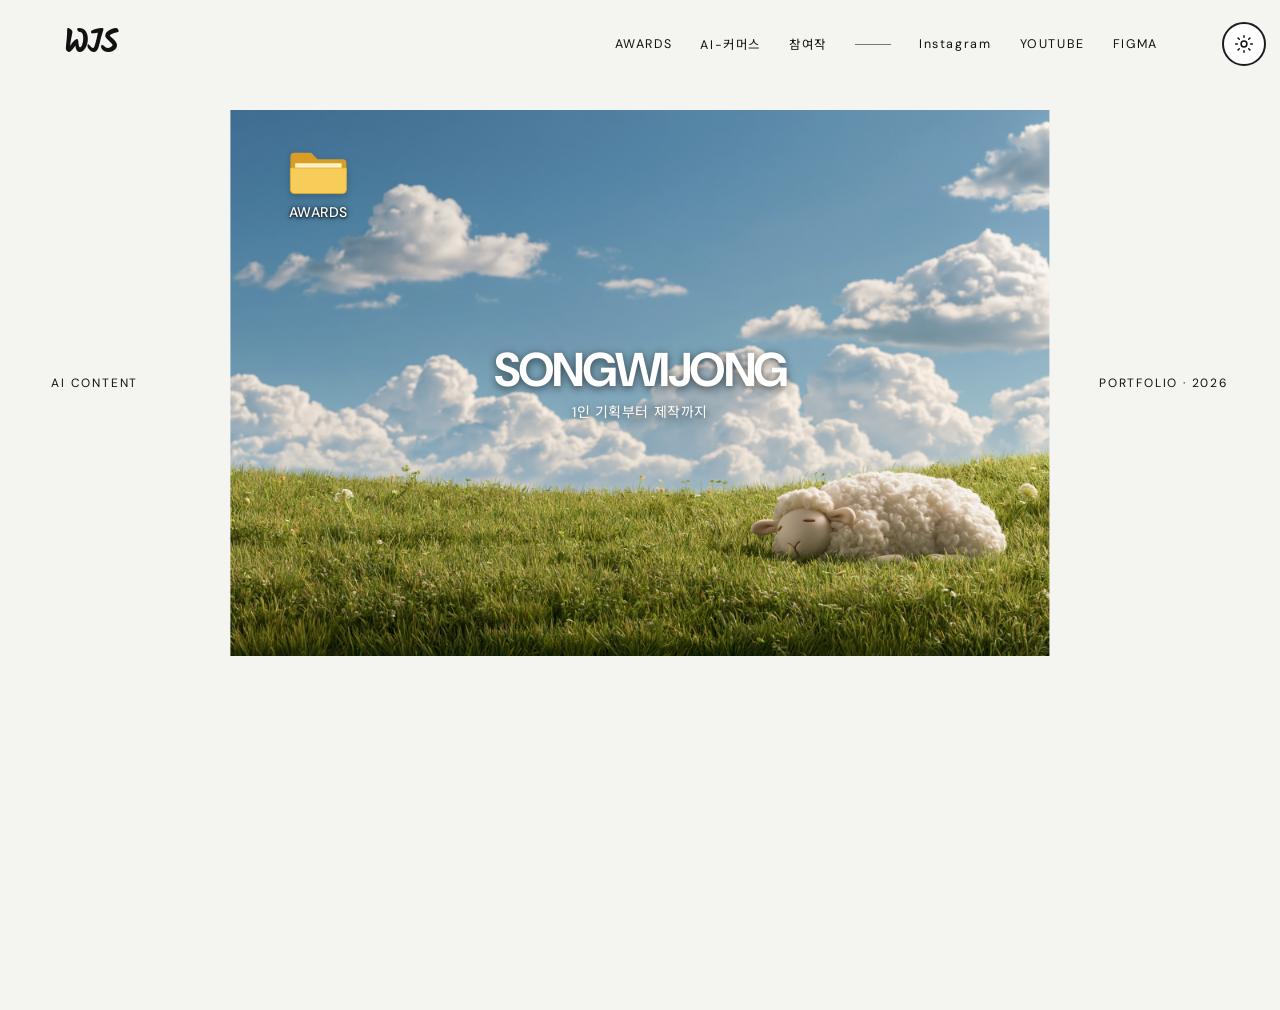
<file: index.html>
<!doctype html><html lang="ko"><head><meta charset="utf-8"><meta name="viewport" content="width=device-width,initial-scale=1"><meta name="description" content="AI 콘텐츠 기획자 송위종의 영상 포트폴리오"><title>SONG WIJONG — PORTFOLIO</title><link rel="stylesheet" href="styles.css"><link rel="stylesheet" href="reel.css"><link rel="icon" type="image/svg+xml" href="data:image/svg+xml,%3Csvg xmlns='http://www.w3.org/2000/svg' viewBox='0 0 64 64'%3E%3Crect width='64' height='64' fill='%23000'/%3E%3Cpath d='M17 19h8l7 23 7-23h8L36 49h-8z' fill='%23fff'/%3E%3C/svg%3E"></head><body class="home"><header class="top"><a class="brand" href="index.html" aria-label="WJS 홈">WJS</a><button class="menu-btn" aria-label="메뉴 열기">MENU</button><nav><a href="awards.html">AWARDS</a><a href="works.html">AI-커머스</a><a href="participated.html">참여작</a><i></i><a href="https://www.instagram.com/96.wj_song/" target="_blank" rel="noopener noreferrer" aria-label="Instagram (새 탭)">Instagram</a><a href="https://youtube.com/channel/UCOjtJ3QTxwpZEhkZmXVab7g?si=7heXzg0yucJP3MeO" target="_blank" rel="noopener noreferrer" aria-label="유튜브 채널 (새 탭)">YOUTUBE</a><a href="https://www.figma.com/proto/ed7WmPdUXU2nTLthD0Yu2n/%EC%86%A1%EC%9C%84%EC%A2%85-%ED%8F%AC%ED%8A%B8%ED%8F%B4%EB%A6%AC%EC%98%A4?node-id=6047-2&amp;t=2Xgq5gxf2o704ZY4-1&amp;scaling=contain&amp;content-scaling=fixed&amp;page-id=0%3A1" target="_blank" rel="noopener noreferrer" aria-label="Figma 포트폴리오 (새 탭)">FIGMA</a></nav></header><main class="showreel" aria-label="송위종 포트폴리오"><div class="reel-stage"><img class="desktop-wallpaper" src="sheep.png" width="1920" height="1280" alt="구름과 초원 아래 편안히 누워 있는 양" fetchpriority="high"><img class="desktop-wallpaper wallpaper-night" src="sheep-night.png" width="1536" height="1024" alt="" aria-hidden="true"><a class="desktop-folder" href="awards.html" aria-label="AWARDS 폴더 열기"><svg viewBox="0 0 80 64" aria-hidden="true"><path fill="#d99d25" d="M5 13a5 5 0 0 1 5-5h21l8 8h31a5 5 0 0 1 5 5v34H5Z"/><path fill="#fff3c4" d="M11 21h58v29H11z"/><path fill="#f8cc59" stroke="#dfac37" d="M5 27h70v27a5 5 0 0 1-5 5H10a5 5 0 0 1-5-5Z"/></svg><span>AWARDS</span></a></div><div class="reel-copy"><span class="side-label">AI CONTENT</span><div><h1>SONGWIJONG</h1><p class="intro-caption">1인 기획부터 제작까지</p></div><span class="side-label right">PORTFOLIO · 2026</span></div></main><footer class="home-foot"><!-- 연락용 이메일 주소를 받으면 이곳에 mailto 링크를 넣습니다. --></footer><div class="notice" role="status">SNS 주소를 연결할 예정입니다.</div><script src="app.js"></script><script src="firefly.js"></script></body></html>
</file>
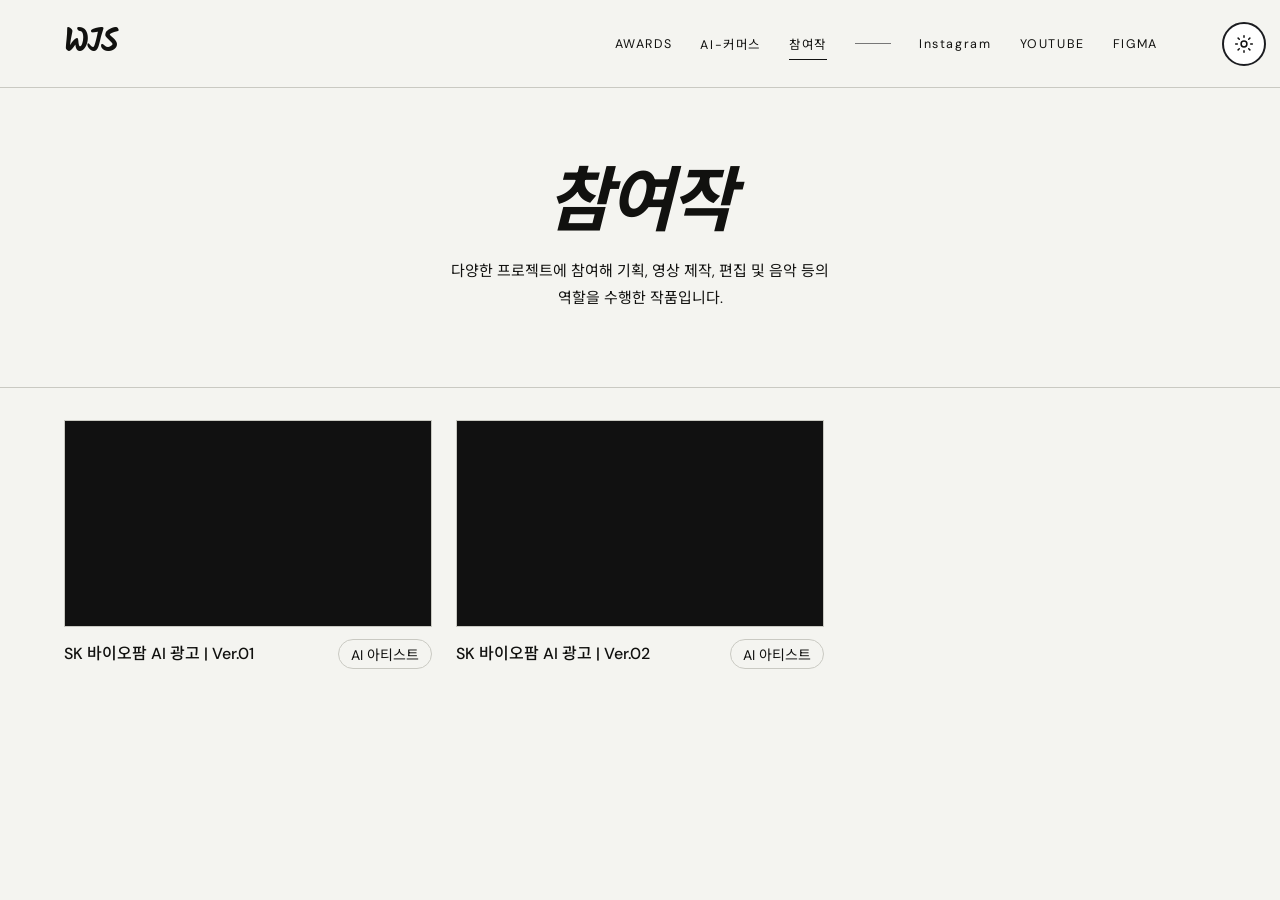
<file: participated.html>
<!doctype html>
<html lang="ko">
<head>
  <meta charset="utf-8">
  <meta name="viewport" content="width=device-width,initial-scale=1">
  <meta name="description" content="송위종이 참여하고 기여한 영상 작품">
  <title>참여작 — SONG WIJONG</title>
  <link rel="stylesheet" href="styles.css">
  <link rel="stylesheet" href="awards.css">
</head>
<body>
  <header class="top solid">
    <a class="brand" href="index.html" aria-label="WJS 홈">WJS</a>
    <button class="menu-btn" aria-label="메뉴 열기">MENU</button>
    <nav>
      <a href="awards.html">AWARDS</a>
      <a href="works.html">AI-커머스</a>
      <a class="on" aria-current="page" href="participated.html">참여작</a>
      <i></i>
      <a href="https://www.instagram.com/96.wj_song/" target="_blank" rel="noopener noreferrer" aria-label="Instagram (새 탭)">Instagram</a>
      <a href="https://youtube.com/channel/UCOjtJ3QTxwpZEhkZmXVab7g?si=7heXzg0yucJP3MeO" target="_blank" rel="noopener noreferrer" aria-label="유튜브 채널 (새 탭)">YOUTUBE</a>
      <a href="https://www.figma.com/proto/ed7WmPdUXU2nTLthD0Yu2n/%EC%86%A1%EC%9C%84%EC%A2%85-%ED%8F%AC%ED%8A%B8%ED%8F%B4%EB%A6%AC%EC%98%A4?node-id=6047-2&amp;t=2Xgq5gxf2o704ZY4-1&amp;scaling=contain&amp;content-scaling=fixed&amp;page-id=0%3A1" target="_blank" rel="noopener noreferrer" aria-label="Figma 포트폴리오 (새 탭)">FIGMA</a>
    </nav>
  </header>
  <main class="archive awards">
    <section class="archive-head awards-intro" aria-labelledby="participated-title">
      <h1 id="participated-title">참여작</h1>
      <p>다양한 프로젝트에 참여해 기획, 영상 제작, 편집 및 음악 등의<br class="intro-break"> 역할을 수행한 작품입니다.</p>
    </section>
    <div class="award-films">
      <article class="award-film">
        <iframe src="https://www.youtube-nocookie.com/embed/qBbE_4fdYJ4" title="SK 바이오팜 AI 광고 Ver.01" loading="lazy" allow="accelerometer; autoplay; clipboard-write; encrypted-media; gyroscope; picture-in-picture; web-share" referrerpolicy="strict-origin-when-cross-origin" allowfullscreen></iframe>
        <div class="film-caption"><h2>SK 바이오팜 AI 광고 | Ver.01</h2><span class="film-award">AI 아티스트</span></div>
      </article>
      <article class="award-film">
        <iframe src="https://www.youtube-nocookie.com/embed/ELyxQOvLRV0" title="SK 바이오팜 AI 광고 Ver.02" loading="lazy" allow="accelerometer; autoplay; clipboard-write; encrypted-media; gyroscope; picture-in-picture; web-share" referrerpolicy="strict-origin-when-cross-origin" allowfullscreen></iframe>
        <div class="film-caption"><h2>SK 바이오팜 AI 광고 | Ver.02</h2><span class="film-award">AI 아티스트</span></div>
      </article>
    </div>
  </main>
  <div class="notice" role="status">SNS 주소를 연결할 예정입니다.</div>
  <script src="app.js"></script>
</body>
</html>
</file>
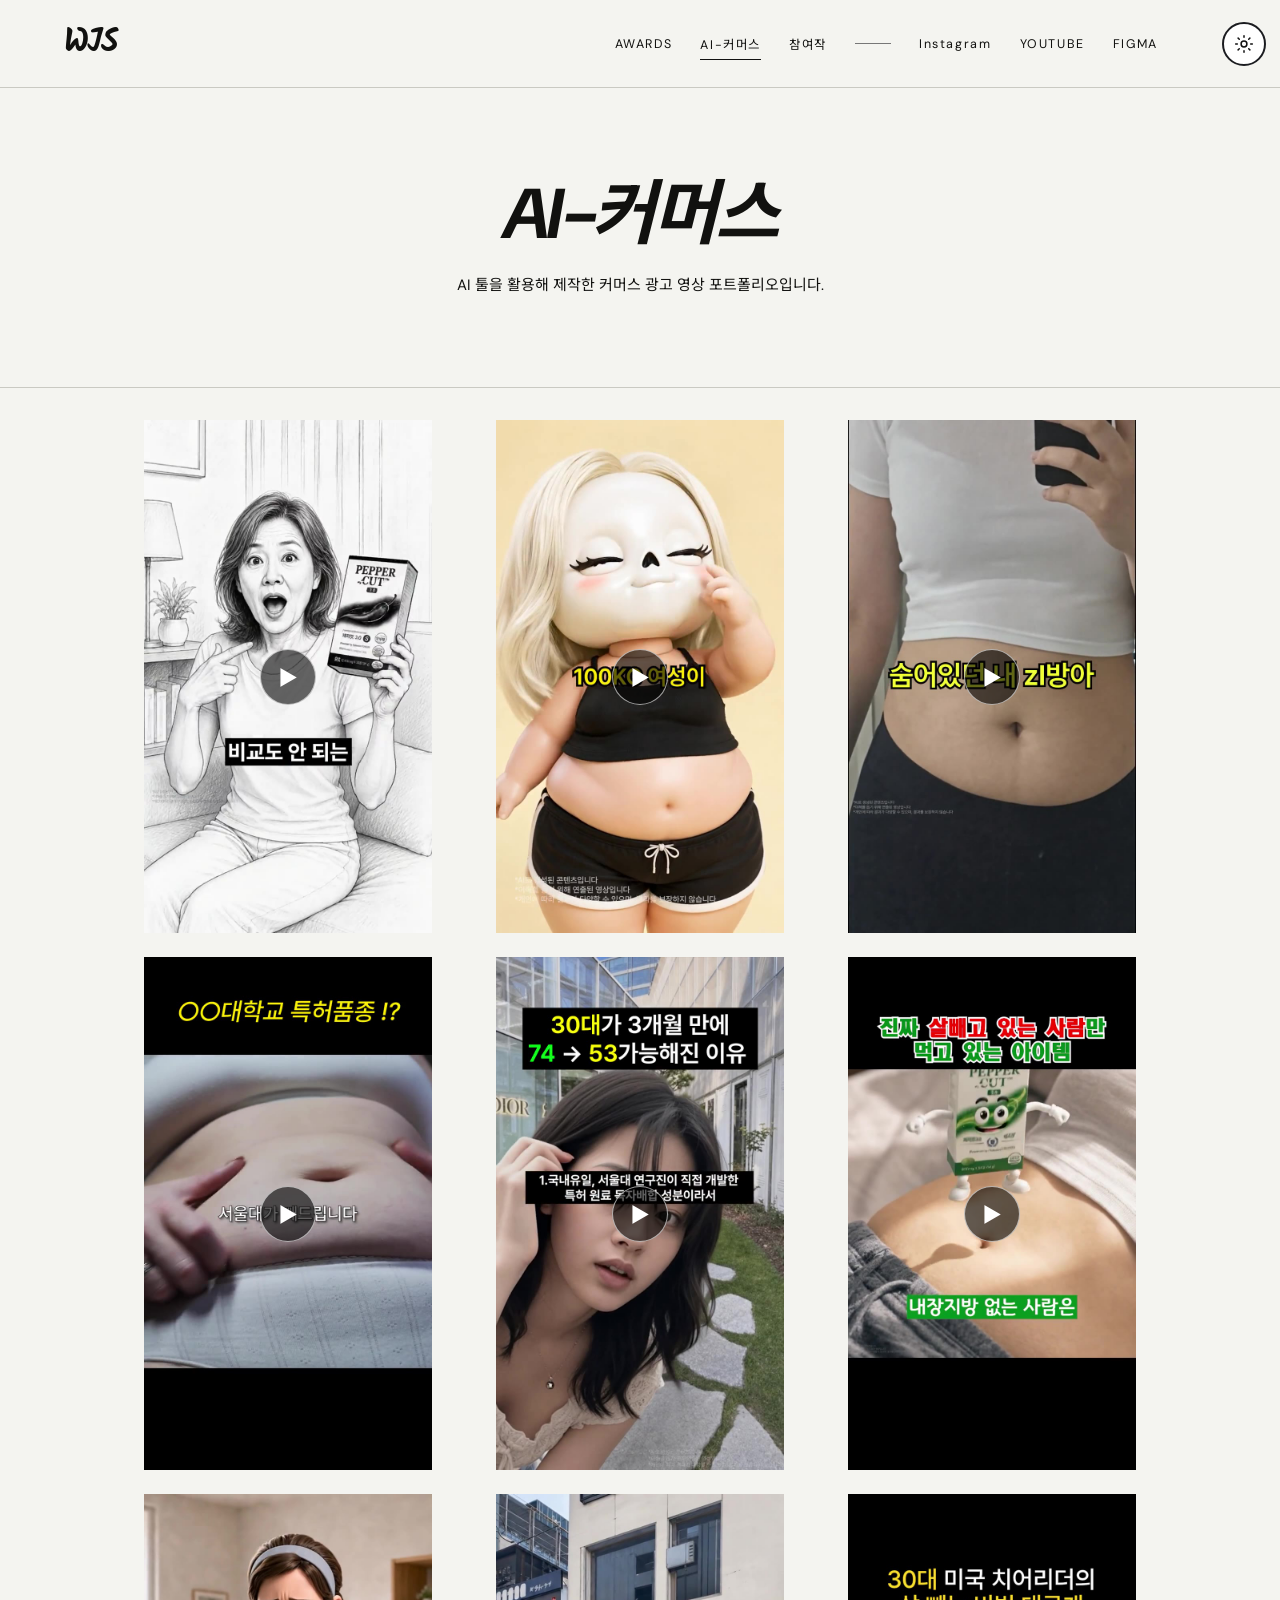
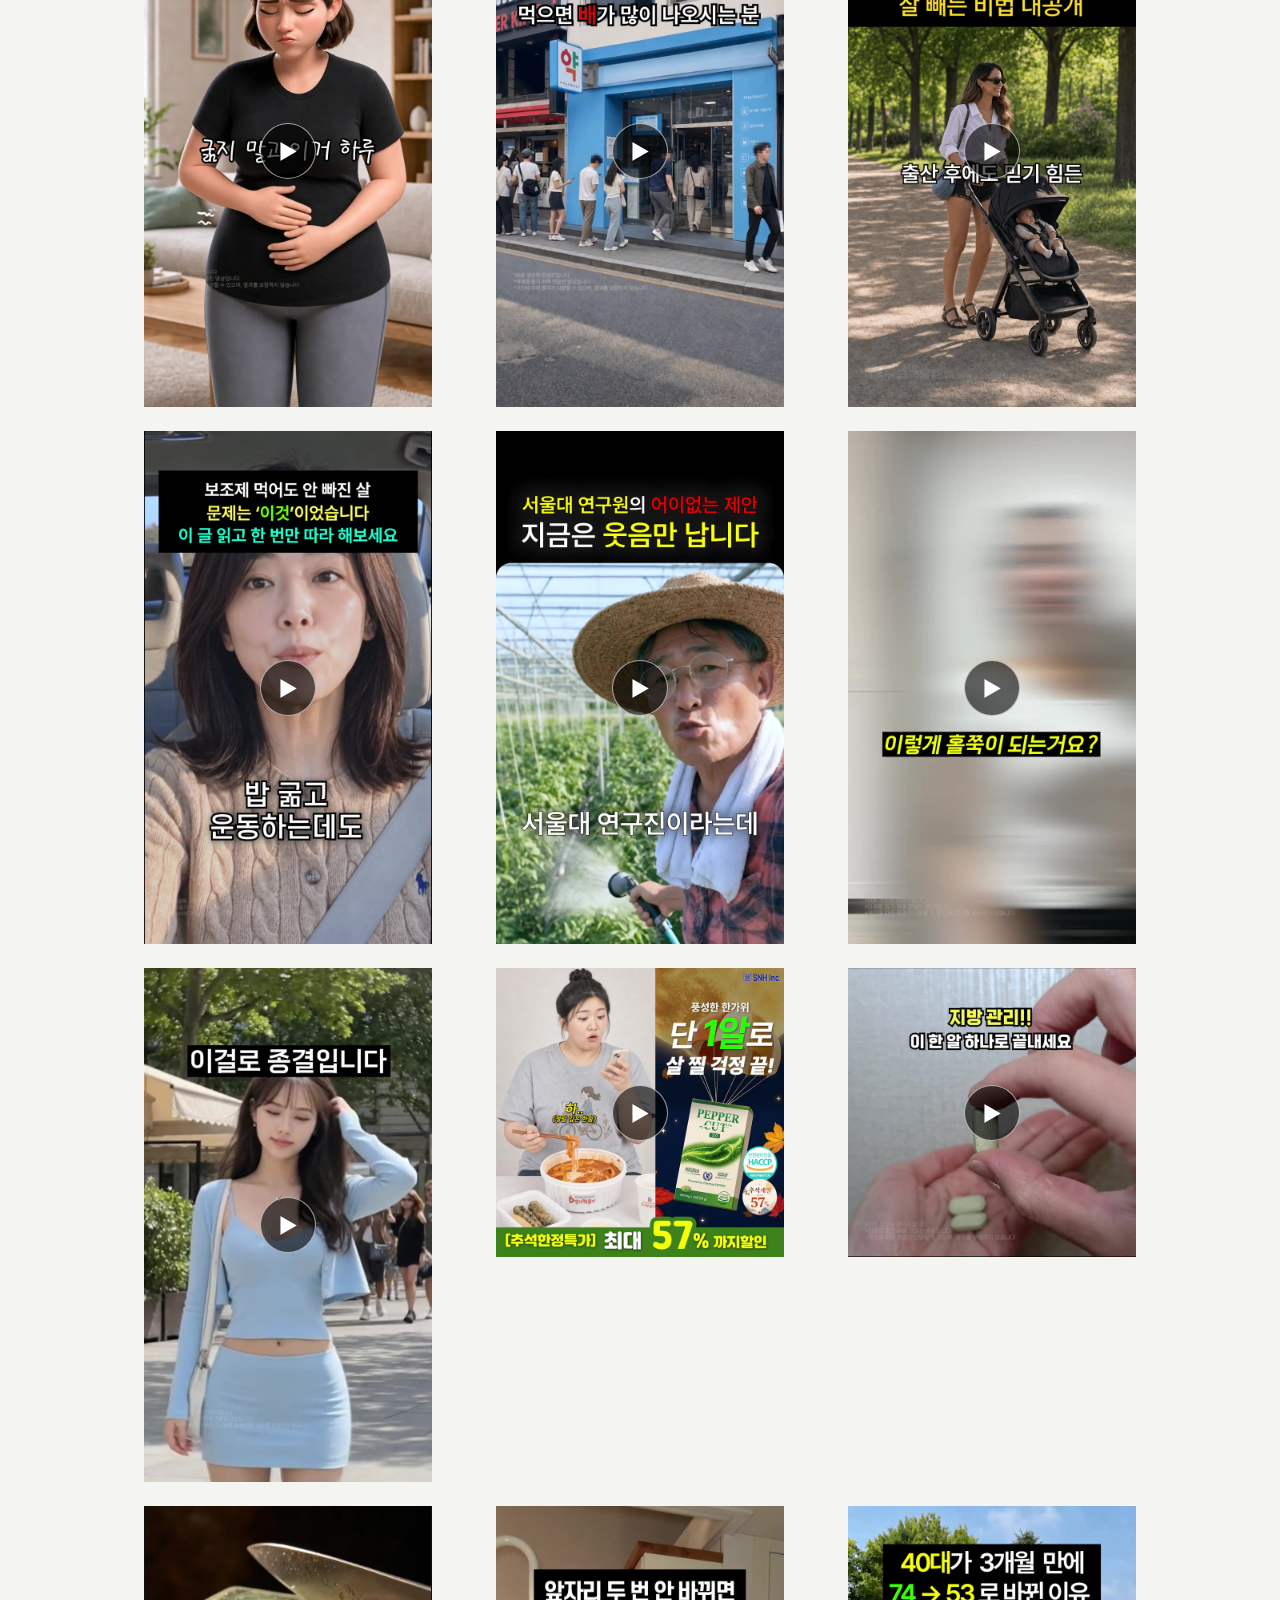
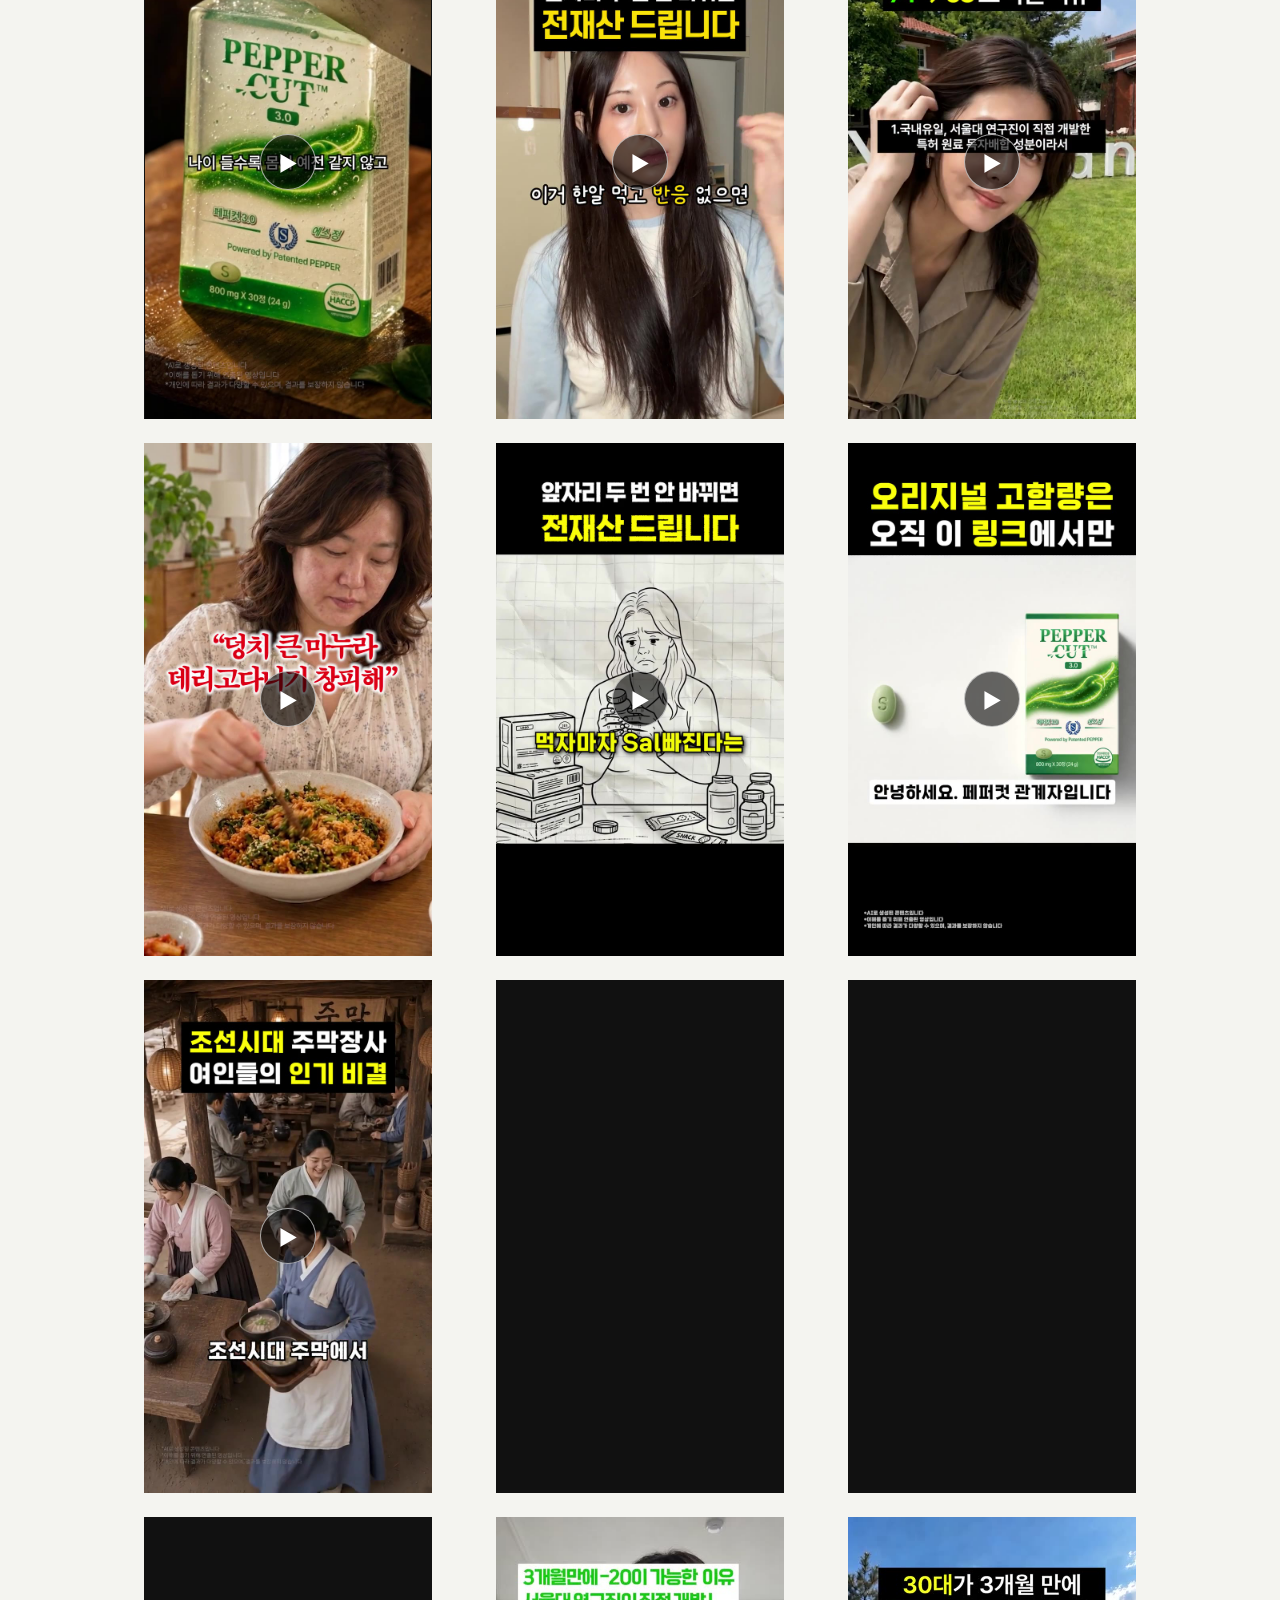
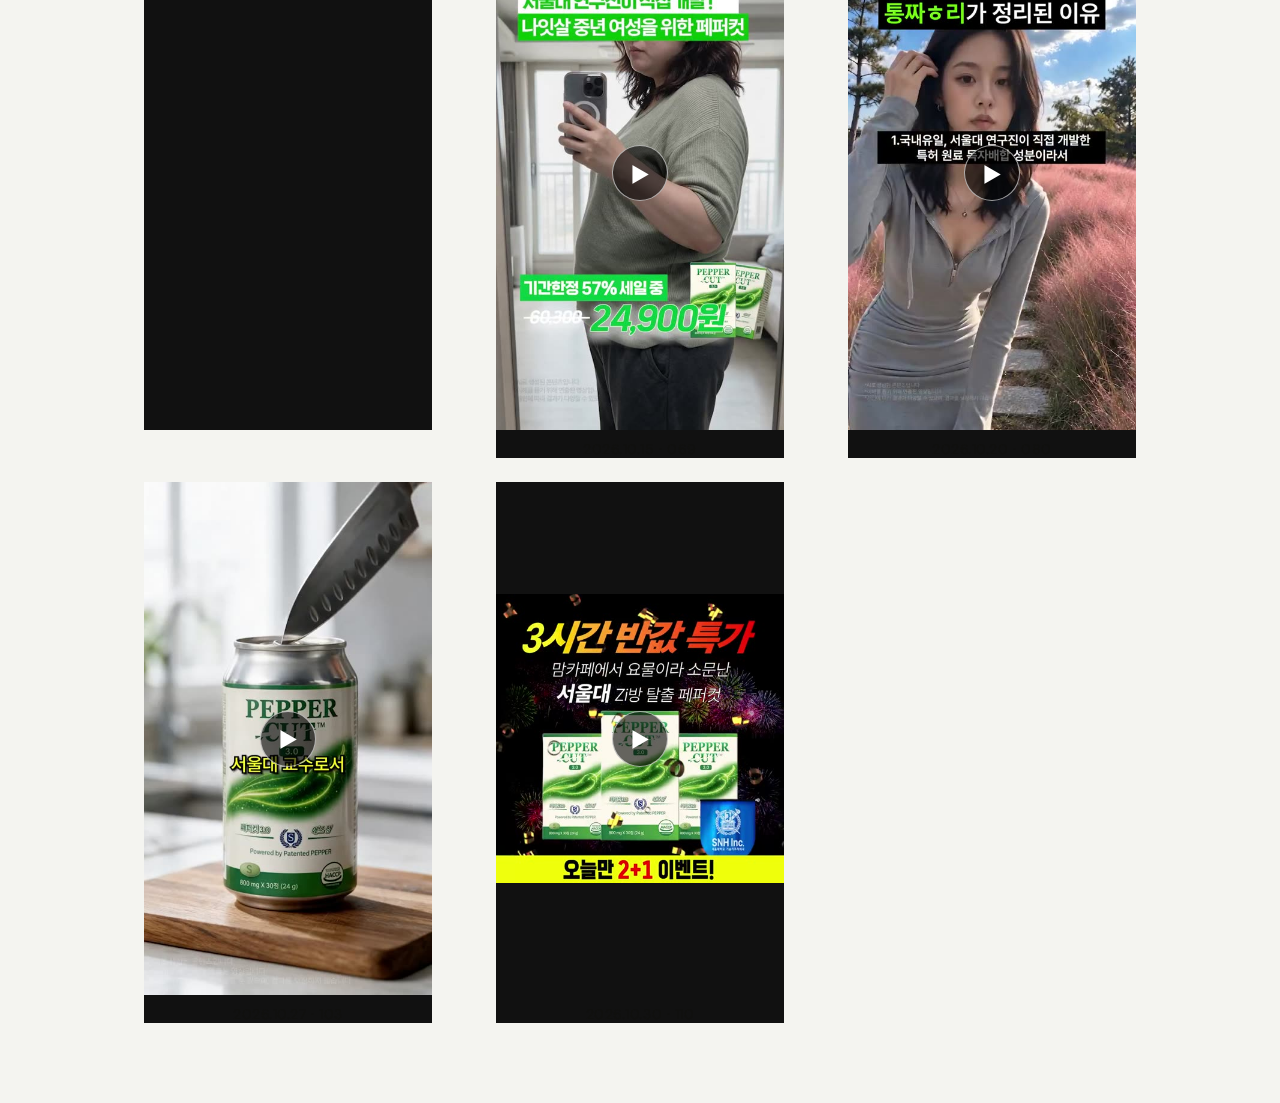
<file: works.html>
<!doctype html><html lang="ko"><head><meta charset="utf-8"><meta name="viewport" content="width=device-width,initial-scale=1"><meta name="description" content="송위종의 AI 광고와 영상 작업"><title>AI-커머스 — SONG WIJONG</title><link rel="stylesheet" href="styles.css"><link rel="stylesheet" href="commerce.css"></head><body><header class="top solid"><a class="brand" href="index.html" aria-label="WJS 홈">WJS</a><button class="menu-btn" aria-label="메뉴 열기">MENU</button><nav><a href="awards.html">AWARDS</a><a class="on" aria-current="page" href="works.html">AI-커머스</a><a href="participated.html">참여작</a><i></i><a href="https://www.instagram.com/96.wj_song/" target="_blank" rel="noopener noreferrer" aria-label="Instagram (새 탭)">Instagram</a><a href="https://youtube.com/channel/UCOjtJ3QTxwpZEhkZmXVab7g?si=7heXzg0yucJP3MeO" target="_blank" rel="noopener noreferrer" aria-label="유튜브 채널 (새 탭)">YOUTUBE</a><a href="https://www.figma.com/proto/ed7WmPdUXU2nTLthD0Yu2n/%EC%86%A1%EC%9C%84%EC%A2%85-%ED%8F%AC%ED%8A%B8%ED%8F%B4%EB%A6%AC%EC%98%A4?node-id=6047-2&amp;t=2Xgq5gxf2o704ZY4-1&amp;scaling=contain&amp;content-scaling=fixed&amp;page-id=0%3A1" target="_blank" rel="noopener noreferrer" aria-label="Figma 포트폴리오 (새 탭)">FIGMA</a></nav></header><main class="archive commerce"><section class="archive-head commerce-intro" aria-labelledby="commerce-title"><h1 id="commerce-title" class="commerce-title">AI-커머스</h1><p>AI 툴을 활용해 제작한 커머스 광고 영상 포트폴리오입니다.</p></section><div class="commerce-grid"><div class="commerce-item"><button class="commerce-play" data-video="commerce/01.mp4" aria-label="커머스 영상 1 재생"><img src="commerce/01.jpg" alt="" width="720" height="1280"><span aria-hidden="true">▶</span></button></div><div class="commerce-item"><button class="commerce-play" data-video="commerce/02.mp4" aria-label="커머스 영상 2 재생"><img src="commerce/02.jpg" alt="" width="720" height="1280"><span aria-hidden="true">▶</span></button></div><div class="commerce-item"><button class="commerce-play" data-video="commerce/03.mp4" aria-label="커머스 영상 3 재생"><img src="commerce/03.jpg" alt="" width="720" height="1280" loading="lazy" decoding="async"><span aria-hidden="true">▶</span></button></div><div class="commerce-item"><button class="commerce-play" data-video="commerce/04.mp4" aria-label="커머스 영상 4 재생"><img src="commerce/04.jpg" alt="" width="720" height="1280" loading="lazy" decoding="async"><span aria-hidden="true">▶</span></button></div><div class="commerce-item"><button class="commerce-play" data-video="commerce/05.mp4" aria-label="커머스 영상 5 재생"><img src="commerce/05.jpg" alt="" width="720" height="1280" loading="lazy" decoding="async"><span aria-hidden="true">▶</span></button></div><div class="commerce-item"><button class="commerce-play" data-video="commerce/06.mp4" aria-label="커머스 영상 6 재생"><img src="commerce/06.jpg" alt="" width="720" height="1280" loading="lazy" decoding="async"><span aria-hidden="true">▶</span></button></div><div class="commerce-item"><button class="commerce-play" data-video="commerce/07.mp4" aria-label="커머스 영상 7 재생"><img src="commerce/07.jpg" alt="" width="720" height="1280" loading="lazy" decoding="async"><span aria-hidden="true">▶</span></button></div><div class="commerce-item"><button class="commerce-play" data-video="commerce/08.mp4" aria-label="커머스 영상 8 재생"><img src="commerce/08.jpg" alt="" width="720" height="1280" loading="lazy" decoding="async"><span aria-hidden="true">▶</span></button></div><div class="commerce-item"><button class="commerce-play" data-video="commerce/09.mp4" aria-label="커머스 영상 9 재생"><img src="commerce/09.jpg" alt="" width="720" height="1280" loading="lazy" decoding="async"><span aria-hidden="true">▶</span></button></div><div class="commerce-item"><button class="commerce-play" data-video="commerce/10.mp4" aria-label="커머스 영상 10 재생"><img src="commerce/10.jpg" alt="" width="720" height="1280" loading="lazy" decoding="async"><span aria-hidden="true">▶</span></button></div><div class="commerce-item"><button class="commerce-play" data-video="commerce/11.mp4" aria-label="커머스 영상 11 재생"><img src="commerce/11.jpg" alt="" width="720" height="1280" loading="lazy" decoding="async"><span aria-hidden="true">▶</span></button></div><div class="commerce-item"><button class="commerce-play" data-video="commerce/12.mp4" aria-label="커머스 영상 12 재생"><img src="commerce/12.jpg" alt="" width="720" height="1280" loading="lazy" decoding="async"><span aria-hidden="true">▶</span></button></div><div class="commerce-item"><button class="commerce-play" data-video="commerce/13.mp4" aria-label="커머스 영상 13 재생"><img src="commerce/13.jpg" alt="" width="720" height="1280" loading="lazy" decoding="async"><span aria-hidden="true">▶</span></button></div><div class="commerce-item" style="aspect-ratio:1/1"><button class="commerce-play" data-video="commerce/14.mp4" aria-label="커머스 영상 14 재생"><img src="commerce/14.jpg" alt="" width="720" height="720" loading="lazy" decoding="async"><span aria-hidden="true">▶</span></button></div><div class="commerce-item" style="aspect-ratio:1/1"><button class="commerce-play" data-video="commerce/15.mp4" aria-label="커머스 영상 15 재생"><img src="commerce/15.jpg" alt="" width="720" height="720" loading="lazy" decoding="async"><span aria-hidden="true">▶</span></button></div><div class="commerce-item"><button class="commerce-play" data-video="commerce/16.mp4" aria-label="커머스 영상 16 재생"><img src="commerce/16.jpg" alt="" width="720" height="1280" loading="lazy" decoding="async"><span aria-hidden="true">▶</span></button></div><div class="commerce-item"><button class="commerce-play" data-video="commerce/17.mp4" aria-label="커머스 영상 17 재생"><img src="commerce/17.jpg" alt="" width="720" height="1280" loading="lazy" decoding="async"><span aria-hidden="true">▶</span></button></div><div class="commerce-item"><button class="commerce-play" data-video="commerce/18.mp4" aria-label="커머스 영상 18 재생"><img src="commerce/18.jpg" alt="" width="720" height="1280" loading="lazy" decoding="async"><span aria-hidden="true">▶</span></button></div><div class="commerce-item"><button class="commerce-play" data-video="commerce/19.mp4" aria-label="커머스 영상 19 재생"><img src="commerce/19.jpg" alt="" width="720" height="1280" loading="lazy" decoding="async"><span aria-hidden="true">▶</span></button></div><div class="commerce-item"><button class="commerce-play" data-video="commerce/20.mp4" aria-label="커머스 영상 20 재생"><img src="commerce/20.jpg" alt="" width="720" height="1280" loading="lazy" decoding="async"><span aria-hidden="true">▶</span></button></div><div class="commerce-item"><button class="commerce-play" data-video="commerce/21.mp4" aria-label="커머스 영상 21 재생"><img src="commerce/21.jpg" alt="" width="720" height="1280" loading="lazy" decoding="async"><span aria-hidden="true">▶</span></button></div><div class="commerce-item"><button class="commerce-play" data-video="commerce/22.mp4" aria-label="커머스 영상 22 재생"><img src="commerce/22.jpg" alt="" width="720" height="1280" loading="lazy" decoding="async"><span aria-hidden="true">▶</span></button></div><div class="commerce-item"><iframe src="https://www.youtube-nocookie.com/embed/I2y5LEYtWsg" title="커머스 영상 23" loading="lazy" allow="accelerometer; autoplay; clipboard-write; encrypted-media; gyroscope; picture-in-picture; web-share" referrerpolicy="strict-origin-when-cross-origin" allowfullscreen></iframe></div><div class="commerce-item"><iframe src="https://www.youtube-nocookie.com/embed/kIXoFYut-dY" title="커머스 영상 24" loading="lazy" allow="accelerometer; autoplay; clipboard-write; encrypted-media; gyroscope; picture-in-picture; web-share" referrerpolicy="strict-origin-when-cross-origin" allowfullscreen></iframe></div><div class="commerce-item"><iframe src="https://www.youtube-nocookie.com/embed/5NlEL9WtOBU" title="커머스 영상 25" loading="lazy" allow="accelerometer; autoplay; clipboard-write; encrypted-media; gyroscope; picture-in-picture; web-share" referrerpolicy="strict-origin-when-cross-origin" allowfullscreen></iframe></div><div class="commerce-item"><button class="commerce-play" data-video="commerce/20261015-069.mp4" aria-label="2026.10.15 · 069 영상 재생"><img src="commerce/20261015-069.jpg" alt="" width="720" height="1280" loading="lazy" decoding="async"><span aria-hidden="true">▶</span></button><p class="commerce-date">2026.10.15 · 069</p></div><div class="commerce-item"><button class="commerce-play" data-video="commerce/20261020-080.mp4" aria-label="2026.10.20 · 080 영상 재생"><img src="commerce/20261020-080.jpg" alt="" width="720" height="1280" loading="lazy" decoding="async"><span aria-hidden="true">▶</span></button><p class="commerce-date">2026.10.20 · 080</p></div><div class="commerce-item"><button class="commerce-play" data-video="commerce/20261027-103.mp4" aria-label="2026.10.27 · 103 영상 재생"><img src="commerce/20261027-103.jpg" alt="" width="720" height="1280" loading="lazy" decoding="async"><span aria-hidden="true">▶</span></button><p class="commerce-date">2026.10.27 · 103</p></div><div class="commerce-item"><button class="commerce-play" data-video="commerce/20261030-110.mp4" aria-label="2026.10.30 · 110 영상 재생"><img src="commerce/20261030-110.jpg" alt="" width="720" height="1280" loading="lazy" decoding="async"><span aria-hidden="true">▶</span></button><p class="commerce-date">2026.10.30 · 110</p></div></div></main><div class="notice" role="status">SNS 주소를 연결할 예정입니다.</div><script src="app.js"></script><script src="commerce.js"></script></body></html>
</file>
<file: styles.css>
@import url('https://fonts.googleapis.com/css2?family=DM+Sans:wght@400;500;600;700&family=Noto+Sans+KR:wght@400;500;600;700&family=Kalam:wght@700&display=swap');
.archive-head h1.commerce-title{font-size:clamp(2rem,4.5vw,5rem);line-height:1.2;letter-spacing:-.04em}.top nav a{white-space:nowrap}
:root{--black:#050505;--white:#f5f5f0;--grey:#9a9a94;--line:#2b2b2b}*{box-sizing:border-box}html{background:var(--black);scroll-behavior:smooth}body{margin:0;background:var(--black);color:var(--white);font-family:'DM Sans','Noto Sans KR',sans-serif;min-height:100vh}a{color:inherit;text-decoration:none}button{font:inherit;color:inherit}.top{position:fixed;top:0;left:0;right:0;height:88px;z-index:20;display:flex;align-items:center;padding:0 5vw;justify-content:space-between;background:linear-gradient(#000b,transparent)}.top.solid{background:#050505;border-bottom:1px solid var(--line)}.brand{font-size:1.25rem;font-weight:700;letter-spacing:-.06em}.brand span{font-weight:400}.top nav{display:flex;align-items:center;gap:28px;font-size:.78rem;letter-spacing:.13em}.top nav a{position:relative}.top nav a:after{content:'';position:absolute;left:0;right:100%;bottom:-7px;height:1px;background:#fff;transition:.25s}.top nav a:hover:after,.top nav a.on:after{right:0}.top nav i{width:36px;height:1px;background:#777}.top nav [data-pending]{color:#b8b8b4}.menu-btn{display:none;background:transparent;border:0;font-size:.75rem;letter-spacing:.15em}.showreel{position:relative;height:100vh;min-height:650px;overflow:hidden;background:#090909}.reel-layer{position:absolute;inset:-4%;opacity:0;transform:scale(1.03);transition:opacity 1.2s,transform 7s;filter:saturate(.75);background-size:cover;background-position:center}.reel-layer.active{opacity:1;transform:scale(1)}.reel-layer[data-reel="01"]{background:radial-gradient(circle at 70% 35%,#f8bf68 0 6%,transparent 18%),linear-gradient(120deg,#161d29,#4f3035 55%,#c16445)}.reel-layer[data-reel="02"]{background:radial-gradient(circle at 30% 65%,#dff8ff 0 5%,transparent 23%),linear-gradient(145deg,#1e4b55,#7899a0 48%,#17242b)}.reel-layer[data-reel="03"]{background:linear-gradient(120deg,#130c20,#682640 48%,#dd8059)}.shade{position:absolute;inset:0;background:linear-gradient(90deg,#0009,transparent 42%,#0007),linear-gradient(0deg,#0009,transparent 45%,#0005)}.reel-copy{position:absolute;inset:0;display:grid;grid-template-columns:1fr auto 1fr;align-items:center;text-align:center;padding:0 5vw}.reel-copy h1{font-size:clamp(5rem,10vw,11rem);line-height:.77;letter-spacing:-.075em;margin:18px 0}.reel-copy p,.side-label{font-size:.68rem;letter-spacing:.38em}.side-label{justify-self:start}.side-label.right{justify-self:end}.sound{background:transparent;border:1px solid #ffffff70;padding:9px 14px;border-radius:99px;font-size:.65rem;letter-spacing:.15em;cursor:pointer}.progress{position:absolute;left:5vw;right:5vw;bottom:60px;height:1px;background:#ffffff40}.progress span{display:block;width:0;height:1px;background:#fff;animation:progress 7s linear infinite}@keyframes progress{to{width:100%}}.home-foot{position:fixed;left:5vw;right:5vw;bottom:20px;z-index:6;display:flex;justify-content:space-between;font-size:.61rem;letter-spacing:.22em;color:#c4c4c0}.archive{padding:170px 5vw 90px;max-width:1700px;margin:auto}.archive-head{display:grid;grid-template-columns:1fr 2fr 1fr;align-items:end;padding-bottom:56px}.archive-head p{font-size:.68rem;letter-spacing:.25em;color:var(--grey)}.archive-head h1{font-size:clamp(4.5rem,9vw,10rem);line-height:.8;letter-spacing:-.075em;margin:0}.archive-head sup{font-size:.7rem;letter-spacing:0;color:var(--grey);vertical-align:top}.archive-head>span{font-size:.82rem;color:var(--grey);justify-self:end}.project-grid{display:grid;grid-template-columns:repeat(2,1fr);gap:60px 18px}.project{border:0;background:transparent;padding:0;text-align:left;cursor:pointer}.project.large{grid-column:span 2}.thumb{display:grid;place-items:center;aspect-ratio:16/9;overflow:hidden;position:relative;background-size:110%;transition:background-size .7s}.project.large .thumb{aspect-ratio:2.15/1}.thumb:after{content:'';position:absolute;inset:0;background:#0000;transition:.3s}.thumb b{position:relative;z-index:2;opacity:0;border:1px solid #fff;border-radius:50%;width:72px;height:72px;display:grid;place-items:center;font-size:.68rem;letter-spacing:.12em;transition:.3s}.project:hover .thumb{background-size:116%}.project:hover .thumb:after{background:#0005}.project:hover .thumb b{opacity:1}.t1{background:linear-gradient(165deg,#879bac 0 40%,#c8bd91 41% 58%,#324b3c 59%)}.t2{background:radial-gradient(circle,#e05b29 0 8%,transparent 9%),linear-gradient(135deg,#210806,#82230f)}.t3{background:linear-gradient(110deg,#d8fa58 0 46%,#243921 47% 58%,#8ec545 59%)}.t4{background:radial-gradient(circle at 40% 40%,#f2d17d 0 14%,transparent 15%),linear-gradient(140deg,#24463e,#75a37a)}.t5{background:linear-gradient(160deg,#9fb9d4 0 47%,#f4f2e4 48% 62%,#8cb7da 63%)}.t6{background:linear-gradient(130deg,#ddd 0 28%,#303030 29% 67%,#930f18 68%)}.project-info{display:flex;justify-content:space-between;padding-top:14px}.project-info strong{font-size:1rem}.project-info small{font-size:.65rem;letter-spacing:.12em;color:var(--grey)}.awards{min-height:100vh}.award-list{border-top:1px solid var(--line)}.award-row{width:100%;display:grid;grid-template-columns:70px 1.8fr 1fr 80px 40px;align-items:center;padding:33px 5px;border-bottom:1px solid var(--line);color:var(--white);transition:.25s}.award-row:hover{background:#f2f2ed;color:#080808;padding-left:20px;padding-right:20px}.award-row .num,.award-row .year{font-size:.7rem;color:var(--grey)}.award-name strong{display:block;font-size:clamp(1.3rem,2.5vw,2.5rem);letter-spacing:-.04em}.award-name small,.prize small{font-size:.75rem;color:var(--grey)}.prize{font-size:.75rem;letter-spacing:.12em}.arrow{font-size:1.4rem}.viewer{position:fixed;inset:0;z-index:50;background:#080808;display:none;place-items:center;text-align:center}.viewer.open{display:grid}.viewer h2{font-size:clamp(4rem,10vw,10rem);line-height:.8;letter-spacing:-.07em;margin:20px}.viewer p,.viewer span{color:var(--grey);font-size:.8rem}.viewer-close{position:absolute;top:30px;right:4vw;border:0;background:transparent;cursor:pointer;font-size:.72rem;letter-spacing:.14em}.notice{position:fixed;left:50%;bottom:30px;transform:translate(-50%,20px);background:#eee;color:#111;padding:12px 18px;font-size:.78rem;opacity:0;pointer-events:none;z-index:70;transition:.3s}.notice.show{opacity:1;transform:translate(-50%,0)}
@media(max-width:850px){.top{height:70px;padding:0 20px}.menu-btn{display:block}.top nav{position:fixed;inset:70px 0 auto;background:#070707;border-top:1px solid var(--line);padding:28px 20px;display:none;flex-direction:column;align-items:flex-start;font-size:1rem}.top.menu-open nav{display:flex}.top nav i{width:100%}.reel-copy{grid-template-columns:1fr}.side-label{display:none}.reel-copy h1{font-size:20vw}.home-foot{left:20px;right:20px}.archive{padding:130px 20px 60px}.archive-head{display:block}.archive-head h1{margin:28px 0}.archive-head>span{display:block}.project-grid{display:block}.project{display:block;width:100%;margin-bottom:42px}.project.large .thumb,.thumb{aspect-ratio:16/10}.project-info{display:block}.project-info small{display:block;margin-top:4px}.award-row{grid-template-columns:40px 1fr 35px;padding:24px 0}.award-row .prize,.award-row .year{display:none}}
.theme-toggle{position:fixed;top:22px;right:3vw;z-index:24;width:44px;height:44px;border-radius:50%;border:1px solid #ffffff70;background:#090909b8;color:#fff;display:grid;place-items:center;cursor:pointer;backdrop-filter:blur(12px);transition:background .25s,color .25s,border-color .25s,transform .2s}.theme-toggle:hover{transform:scale(1.07);background:#fff;color:#080808}.theme-toggle:focus-visible{outline:2px solid currentColor;outline-offset:3px}.theme-toggle svg{position:absolute;width:20px;height:20px;fill:none;stroke:currentColor;stroke-width:1.8;stroke-linecap:round;stroke-linejoin:round;transition:opacity .25s,transform .35s}.moon-icon{opacity:0;transform:rotate(-30deg) scale(.65)}.light .sun-icon{opacity:0;transform:rotate(45deg) scale(.65)}.light .moon-icon{opacity:1;transform:rotate(0) scale(1)}
.light{--black:#f4f4f0;--white:#11110f;--grey:#62625d;--line:#c9c9c2;background:#f4f4f0}.light body{background:#f4f4f0;color:#11110f}.light .top.solid{background:#f4f4f0}.light .top:not(.solid){background:linear-gradient(#fffc,transparent)}.light .top:not(.solid) .brand,.light .top:not(.solid) nav a{color:#11110f;text-shadow:0 1px 8px #fff}.light .top nav i{background:#777}.light .theme-toggle{background:#ffffffe8;color:#111;border-color:#1115}.light .theme-toggle:hover{background:#111;color:#fff}.light .viewer{background:#f4f4f0}.light .notice{background:#111;color:#fff}.light .award-row{color:#11110f}.light .award-row:hover{background:#111;color:#fff}.light .top nav a:after{background:#111}.light .showreel{background:#ddd}.light .shade{background:linear-gradient(90deg,#fff9,transparent 42%,#fff6),linear-gradient(0deg,#fff8,transparent 45%,#fff4)}.light .reel-copy,.light .home-foot{color:#111;text-shadow:0 1px 12px #fff}.light .sound{border-color:#1118;background:#ffffff40}.light .progress{background:#0003}.light .progress span{background:#111}
@media(max-width:850px){.theme-toggle{top:14px;right:76px;width:42px;height:42px}.light .top nav{background:#f4f4f0}}
.top nav{margin-right:58px}.theme-toggle{right:14px;background:#1b1c20;border-color:#1b1c20;color:#fff}.theme-toggle:hover{background:#292a30;color:#fff}.theme-toggle .sun-icon{opacity:0;transform:rotate(45deg) scale(.65)}.theme-toggle .moon-icon{opacity:1;transform:rotate(0) scale(1);fill:#fff;stroke:none}.light .theme-toggle{background:#fff;color:#111;border:2px solid #1b1c20}.light .theme-toggle:hover{background:#f2f2ef;color:#111}.light .theme-toggle .sun-icon{opacity:1;transform:rotate(0) scale(1);fill:none;stroke:currentColor}.light .theme-toggle .moon-icon{opacity:0;transform:rotate(-30deg) scale(.65);fill:none;stroke:currentColor}@media(max-width:850px){.top nav{margin-right:0}.theme-toggle{right:76px}}
.top .brand{display:inline-flex;align-items:center;font-family:'Kalam','Segoe Print',cursive;font-size:2rem;font-weight:700;letter-spacing:-.055em;line-height:1.2;white-space:nowrap}
</file>
<file: reel.css>
/* Shared frame layout. */
.home{--frame-width:min(64vw,1120px,calc((100svh - 240px)*1.5))}
.home .showreel{background:#090909;min-height:600px;height:100svh}
.reel-stage{position:absolute;inset:0;background:#090909}
#reel-video{width:100%;height:100%;object-fit:contain;display:block}
.home .showreel .shade{pointer-events:none;background:linear-gradient(to bottom,rgba(0,0,0,.65),rgba(0,0,0,.32) 28%,rgba(0,0,0,.32) 75%,rgba(0,0,0,.55))}
.home .reel-copy,.home .home-foot,.light .home .reel-copy,.light .home .home-foot{color:#fff;text-shadow:0 2px 8px #0009}
.home .reel-copy{z-index:2}
.home .reel-copy h1{line-height:.96;font-size:clamp(3rem,7vw,7rem);margin:20px 0}
.home .reel-copy p,.home .side-label{font-size:.8rem;letter-spacing:.15em}
.home .sound{color:#fff;background:#111b;border:1px solid #ffffff90;font-size:.875rem;min-height:44px}
.reel-controls{display:flex;justify-content:center;gap:12px}
#reel-status{max-width:30rem;letter-spacing:0}
.home .progress span{animation:none!important;background:#fff}
.home .progress{background:#fff4}
.home .top{background:linear-gradient(#000e,#0008,transparent);color:#fff}
.light .home .top:not(.solid) .brand,.light .home .top:not(.solid) nav a{color:#fff;text-shadow:0 2px 8px #000}
.light .home .top nav a:after{background:#fff}
.home button:focus-visible{outline:2px solid #fff;outline-offset:4px}
@media(max-width:850px){.home .top.menu-open nav,.light .home .top.menu-open nav{background:#101010;color:#fff}.home .reel-copy h1{font-size:15vw}.home .showreel{min-height:500px}}
/* Inset cinema frame with small captions in the surrounding margins. */
.home .showreel{margin-top:110px;height:calc(var(--frame-width)*.5625);min-height:0;overflow:visible;background:transparent}
.home .reel-stage,.home .showreel .shade{inset:0 auto auto 50%;transform:translateX(-50%);width:var(--frame-width);height:100%}
.home .reel-stage{background:transparent}
.home .reel-copy{grid-template-columns:1fr auto 1fr;padding:0 4vw}
.home .reel-copy h1{font-size:clamp(2rem,4.3vw,4.75rem)}
.home .reel-copy .side-label{display:block;color:var(--white);text-shadow:none;font-size:.75rem;letter-spacing:.15em;max-width:14vw;line-height:1.7}
.home .home-foot,.light .home .home-foot{position:relative;inset:auto;display:flex;justify-content:center;align-items:center;min-height:110px;margin:24px 20px 0;color:var(--white);text-shadow:none;font-size:.875rem;letter-spacing:.02em}
.home .top,.light .home .top:not(.solid){background:var(--black);color:var(--white)}
.light .home .top:not(.solid) .brand,.light .home .top:not(.solid) nav a{color:var(--white);text-shadow:none}
.light .home .top nav a:after{background:var(--white)}
@media(max-width:850px){
 .home{--frame-width:calc(100vw - 36px)}
 .home .showreel{margin-top:110px}
 .home .reel-copy{padding:0 18px}
 .home .reel-copy h1{font-size:clamp(2rem,8vw,3.5rem)}
 .home .reel-copy .side-label{position:absolute;top:-28px;left:18px;max-width:none;font-size:.75rem}
 .home .reel-copy .side-label.right{left:auto;right:18px}
 .home .reel-copy>div{grid-column:2}
 .home .reel-copy p{font-size:.75rem;letter-spacing:.08em}
 .home .home-foot{margin-top:18px;min-height:80px}
 .light .home .top.menu-open nav{background:var(--black)}
}
.home .showreel{height:calc(var(--frame-width)*.6666667)}
.desktop-wallpaper{display:block;width:100%;height:100%;object-fit:contain}
.wallpaper-night{position:absolute;inset:0;opacity:1;pointer-events:none;transition:opacity .6s ease}
.light .wallpaper-night{opacity:0}
@media(prefers-reduced-motion:reduce){.wallpaper-night{transition:none}}
.home .reel-copy{pointer-events:none}
.desktop-folder{position:absolute;top:5%;left:5%;display:flex;flex-direction:column;align-items:center;width:94px;padding:8px 5px;border:1px solid transparent;border-radius:5px;color:#fff;transition:background .18s,border-color .18s}
.desktop-folder svg{width:64px;height:52px;filter:drop-shadow(0 3px 3px #0003)}
.desktop-folder span{font-family:'DM Sans',sans-serif;font-size:.875rem;font-weight:500;letter-spacing:.035em;text-shadow:0 1px 3px #000,0 0 6px #0009;margin-top:5px}
.desktop-folder:hover,.desktop-folder:focus-visible{background:#c5e7ff38;border-color:#ffffff9c;outline:none}
.desktop-folder:active{background:#c5e7ff66}
@media(max-width:850px){.desktop-folder{width:76px;top:3%;left:3%;padding:4px}.desktop-folder svg{width:48px;height:39px}.home .reel-copy h1{font-size:clamp(1.8rem,7vw,3.5rem)}}
.home .reel-copy h1{white-space:nowrap;letter-spacing:-.045em;line-height:1.2}
.home .reel-copy h1{white-space:nowrap;font-size:clamp(1.5rem,3.7vw,4.1rem);letter-spacing:-.055em;line-height:1.1;margin:0}
.home .reel-copy .intro-caption{font-size:.875rem;letter-spacing:.04em;margin:7px 0 0;line-height:1.4}
@media(max-width:850px){.home .reel-copy h1{font-size:clamp(1.4rem,6.2vw,3rem)}.home .reel-copy .intro-caption{font-size:.75rem;margin-top:5px}}
.firefly-cursor{position:fixed;left:0;top:0;width:0;height:0;pointer-events:none;z-index:30;display:none}
.firefly-cursor::after{content:'';display:block;width:6px;height:6px;margin:-3px;border-radius:50%;background:#fcffd6;box-shadow:0 0 5px 2px #eeffab,0 0 15px 6px #d9ff8066,0 0 30px 12px #d9ff8022;animation:firefly-glow 2.8s ease-in-out infinite}
@keyframes firefly-glow{50%{box-shadow:0 0 4px 1px #eeffab,0 0 11px 4px #d9ff8044,0 0 23px 8px #d9ff8018}}
@media(hover:hover) and (pointer:fine){html:not(.light) .firefly-cursor.active{display:block}html:not(.light) .reel-stage.firefly-active,html:not(.light) .reel-stage.firefly-active *{cursor:none}}
@media(prefers-reduced-motion:reduce){.firefly-cursor::after{animation:none}}
</file>
<file: awards.css>
.archive.awards{max-width:none;padding:88px 0 80px}
.awards .archive-head{display:flex;flex-direction:column;align-items:center;justify-content:center;min-height:300px;padding:48px 24px;text-align:center;border-bottom:1px solid var(--line)}
.awards .archive-head h1{font-size:clamp(3rem,5.5vw,5.5rem);font-style:italic;font-weight:700;letter-spacing:-.045em;line-height:1.1;margin:0}
.awards .archive-head p{font-size:.9375rem;line-height:1.8;letter-spacing:0;color:var(--white);margin:18px 0 0;word-break:keep-all}
.awards .archive-head.has-bg-video{position:relative;isolation:isolate;overflow:hidden;color:#fff;background:#050505}
.awards .archive-head.has-bg-video::after{content:"";position:absolute;inset:0;z-index:-1;background:linear-gradient(180deg,rgba(0,0,0,.58),rgba(0,0,0,.68));pointer-events:none}
.awards .archive-head.has-bg-video>h1,.awards .archive-head.has-bg-video>p{position:relative;z-index:1;color:#fff;text-shadow:0 2px 20px rgba(0,0,0,.8)}
.awards-bg-video{position:absolute;inset:0;z-index:-2;width:100%;height:100%;object-fit:contain;object-position:center;opacity:.58;pointer-events:none;user-select:none}
.award-films{max-width:1200px;margin:32px auto 0;padding:0 24px;display:grid;grid-template-columns:repeat(3,minmax(0,1fr));gap:32px 24px}
.award-film{min-width:0}.award-film video,.award-film iframe{display:block;width:100%;aspect-ratio:16/9;object-fit:contain;background:#111;border:1px solid var(--line)}.award-film iframe{height:auto}
.film-caption{display:flex;align-items:center;justify-content:space-between;gap:12px;padding-top:12px}.film-caption h2{font-size:1rem;line-height:1.6;margin:0;font-weight:500}.film-award{font-size:.875rem;white-space:nowrap;border:1px solid var(--line);border-radius:30px;padding:4px 12px}.award-film video:focus-visible,.award-film iframe:focus-visible{outline:2px solid var(--white);outline-offset:4px}
@media(max-width:850px){.archive.awards{padding-top:70px}.awards .archive-head{min-height:250px}.award-films{grid-template-columns:repeat(2,minmax(0,1fr));gap:28px 18px}}
@media(max-width:540px){.award-films{grid-template-columns:1fr;padding:0 20px;gap:28px}.awards .archive-head{padding:40px 20px}.awards .archive-head p{font-size:.875rem}.intro-break{display:none}}
</file>
<file: commerce.css>
.commerce-grid{display:grid;grid-template-columns:repeat(3,minmax(0,1fr));gap:24px;align-items:start}.commerce-item{min-width:0;background:#111;aspect-ratio:9/16}.commerce-play{display:block;position:relative;width:100%;height:100%;border:0;padding:0;background:#111;cursor:pointer}.commerce-play img{display:block;width:100%;height:100%;object-fit:contain}.commerce-play span{position:absolute;top:50%;left:50%;transform:translate(-50%,-50%);display:grid;place-items:center;width:56px;height:56px;border:1px solid #fff9;border-radius:50%;background:#0009;color:#fff;font-size:20px}.commerce-play:hover span{background:#000c}.commerce-play:focus-visible{outline:3px solid var(--white);outline-offset:5px}.commerce-item video{display:block;width:100%;height:100%;object-fit:contain}.commerce-error{font-size:14px;padding:16px;color:#fff}@media(max-width:850px){.commerce-grid{grid-template-columns:repeat(2,minmax(0,1fr));gap:16px}}@media(max-width:480px){.commerce-grid{grid-template-columns:1fr}}
.archive-head{grid-template-columns:1fr auto 1fr;gap:24px}.archive-head .commerce-title{text-align:center}.commerce-grid{grid-template-columns:repeat(3,minmax(0,1fr));max-width:1080px;margin-inline:auto}.commerce-item{width:88%;justify-self:center}@media(max-width:850px){.archive-head{display:block;text-align:center}.archive-head>span{text-align:center}.commerce-grid{grid-template-columns:repeat(2,minmax(0,1fr))}.commerce-item{width:100%}}@media(max-width:480px){.commerce-grid{grid-template-columns:1fr;max-width:300px}}
.archive.commerce{max-width:none;padding:88px 0 80px}
.commerce .archive-head{display:flex;flex-direction:column;align-items:center;justify-content:center;gap:0;min-height:300px;padding:48px 24px;text-align:center;border-bottom:1px solid var(--line)}
.commerce .archive-head h1.commerce-title{font-size:clamp(3rem,5.5vw,5.5rem);font-style:italic;font-weight:700;letter-spacing:-.045em;line-height:1.1;margin:0}
.commerce .archive-head p{font-size:.9375rem;line-height:1.8;letter-spacing:0;color:var(--white);margin:18px 0 0;word-break:keep-all}
.commerce .commerce-grid{margin-top:32px;padding-inline:24px}
@media(max-width:850px){.archive.commerce{padding-top:70px}.commerce .archive-head{min-height:250px}}
@media(max-width:540px){.commerce .archive-head{padding:40px 20px}.commerce .archive-head p{font-size:.875rem}.commerce .commerce-grid{padding-inline:20px}}
.commerce-date{margin:10px 0 0;color:var(--white);font-size:.875rem;letter-spacing:.04em;text-align:center}

.commerce-item iframe{display:block;width:100%;height:100%;border:0}
</file>
